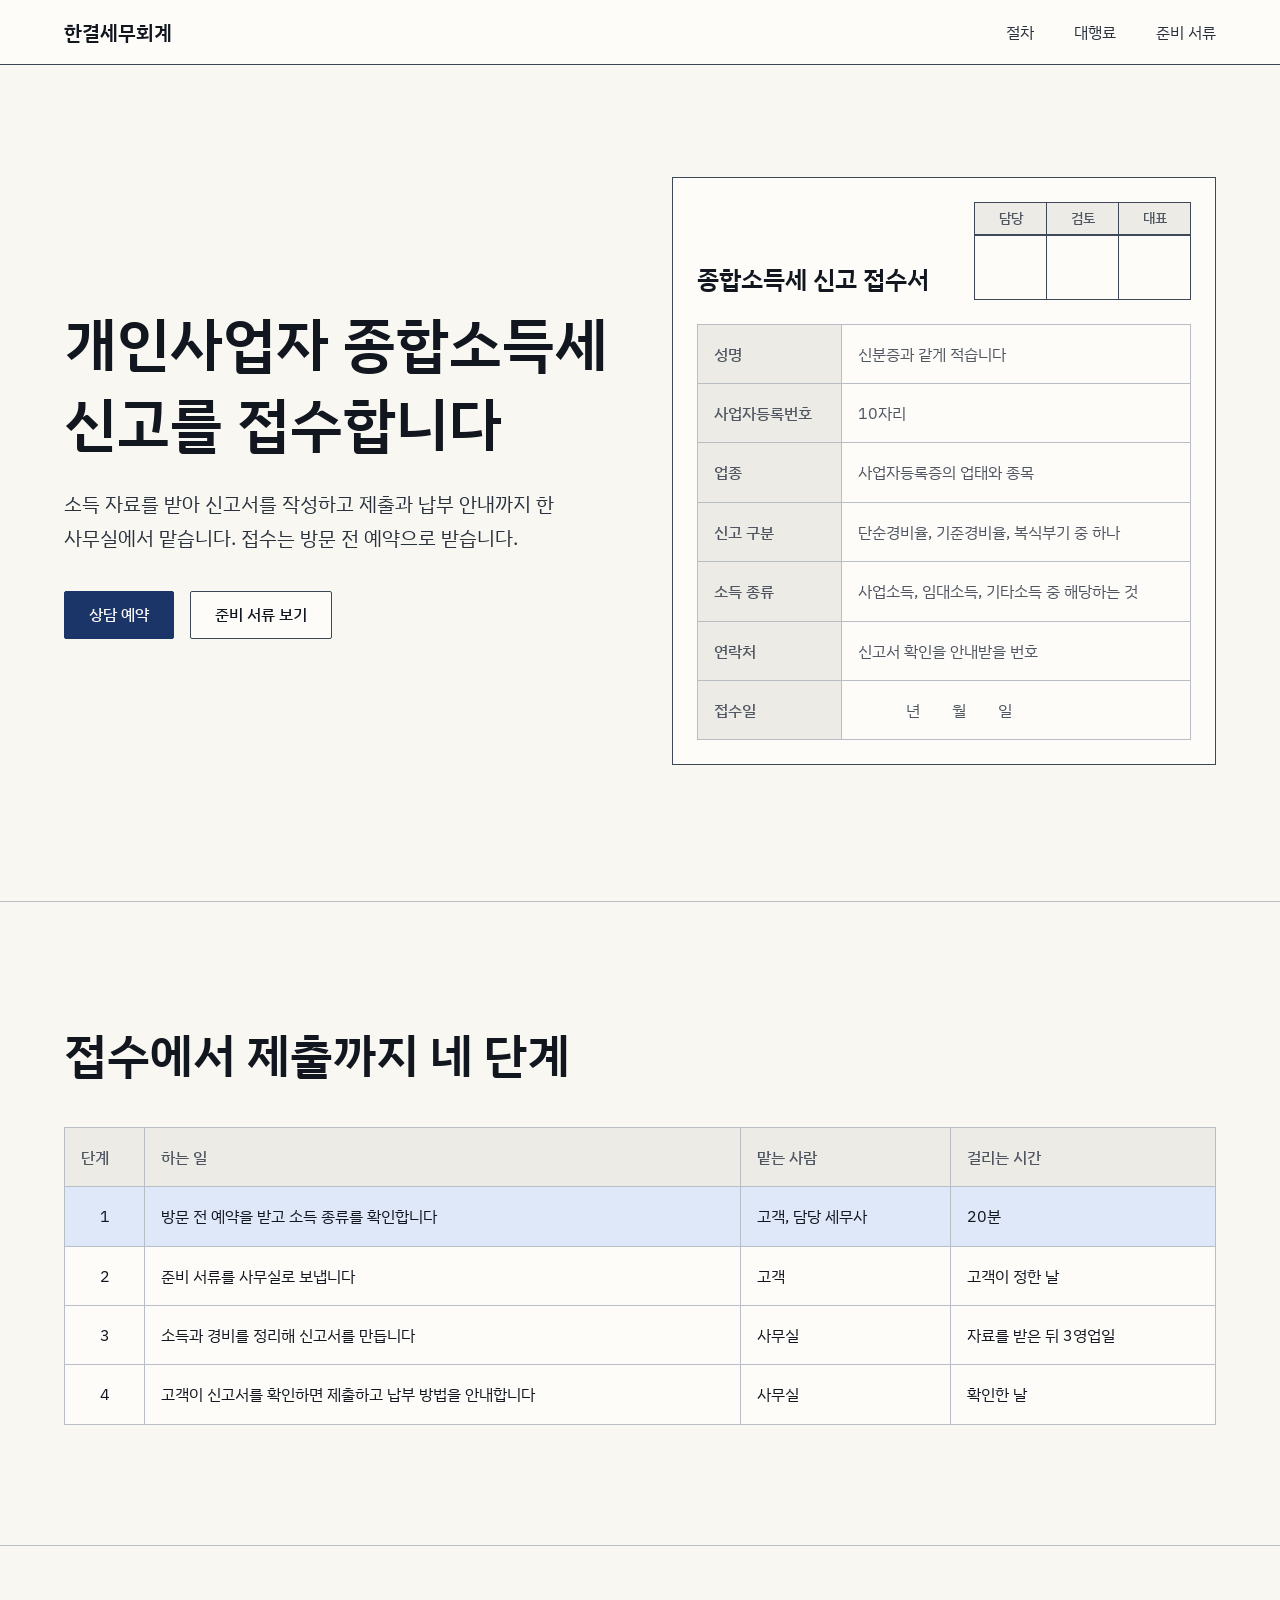
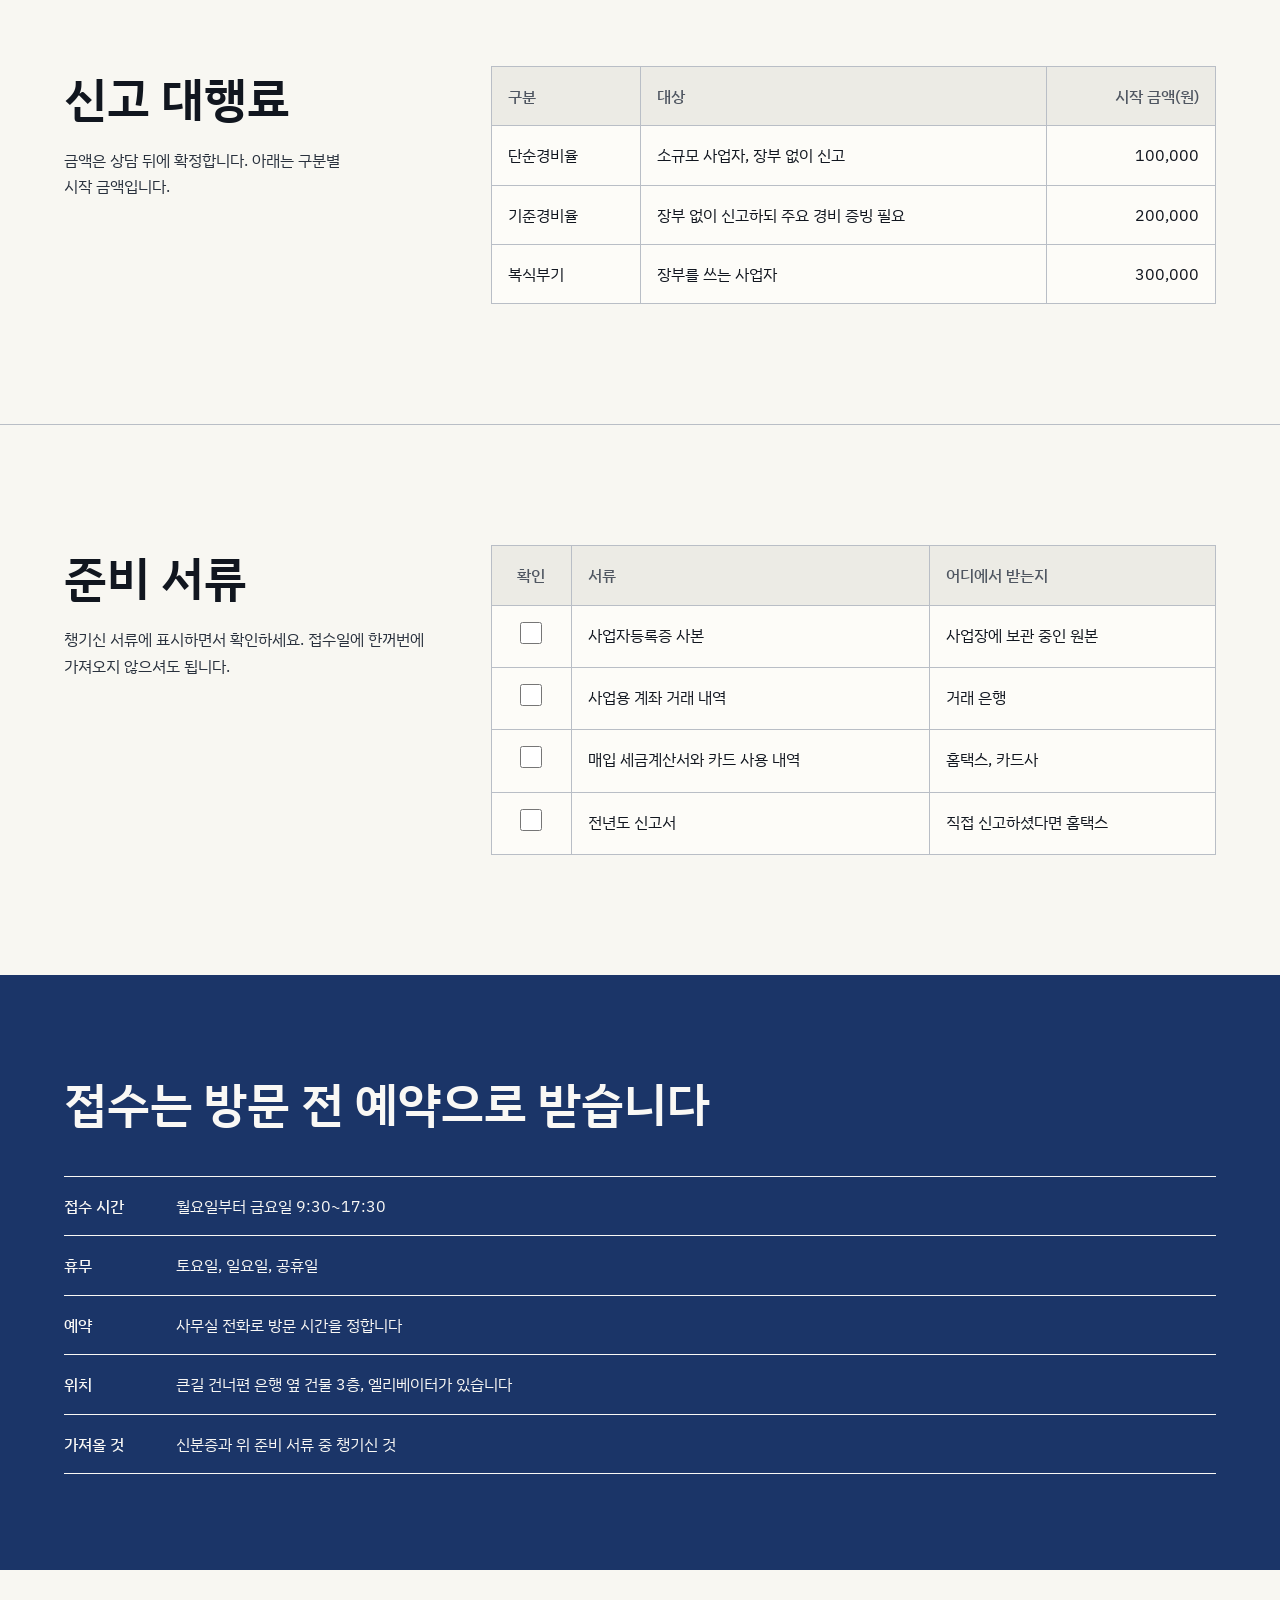
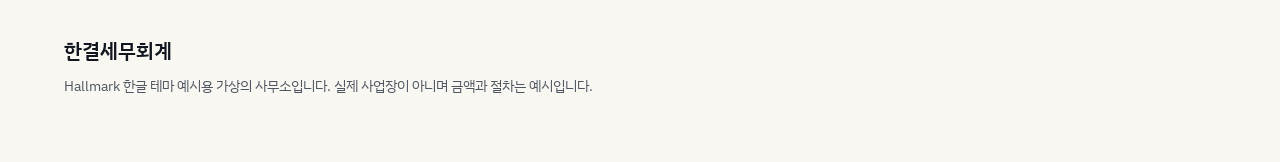
<file: examples/ko/gyeoljae/index.html>
<!doctype html>
<html lang="ko">
<head>
<meta charset="utf-8">
<meta name="viewport" content="width=device-width, initial-scale=1">
<title>한결세무회계, 종합소득세 신고 접수</title>
<meta name="description" content="한결세무회계는 개인사업자의 종합소득세 신고를 접수합니다. 진행 절차와 신고 대행료, 준비 서류를 표로 안내합니다.">
<link rel="preconnect" href="https://fonts.googleapis.com">
<link rel="preconnect" href="https://fonts.gstatic.com" crossorigin>
<link href="https://fonts.googleapis.com/css2?family=IBM+Plex+Sans:wght@400;500;600&family=IBM+Plex+Sans+KR:wght@400;500;600&display=swap" rel="stylesheet">
<link rel="stylesheet" href="styles.css">
</head>
<body>
<a class="skip" href="#main">본문으로 건너뛰기</a>

<header class="bar">
  <div class="container bar__row">
    <a class="bar__mark" href="#top" aria-label="한결세무회계, 처음으로">한결세무회계</a>
    <nav class="bar__links" aria-label="구역">
      <a href="#steps">절차</a>
      <a href="#fee">대행료</a>
      <a href="#docs">준비 서류</a>
    </nav>
  </div>
</header>

<main id="main">
  <section class="hero" id="top">
    <div class="container hero__grid">
      <div class="hero__text">
        <h1>개인사업자 종합소득세 신고를 접수합니다</h1>
        <p class="lead">소득 자료를 받아 신고서를 작성하고 제출과 납부 안내까지 한 사무실에서 맡습니다. 접수는 방문 전 예약으로 받습니다.</p>
        <div class="hero__actions">
          <a class="btn btn--primary" href="#visit">상담 예약</a>
          <a class="btn" href="#docs">준비 서류 보기</a>
        </div>
      </div>
      <div class="sheet" role="group" aria-label="종합소득세 신고 접수서 양식">
        <div class="sheet__top">
          <p class="sheet__title">종합소득세 신고 접수서</p>
          <table class="approve">
            <caption class="visually-hidden">결재란</caption>
            <thead><tr><th scope="col">담당</th><th scope="col">검토</th><th scope="col">대표</th></tr></thead>
            <tbody><tr><td></td><td></td><td></td></tr></tbody>
          </table>
        </div>
        <table class="form">
          <tbody>
            <tr><th scope="row">성명</th><td class="hint">신분증과 같게 적습니다</td></tr>
            <tr><th scope="row">사업자등록번호</th><td class="hint">10자리</td></tr>
            <tr><th scope="row">업종</th><td class="hint">사업자등록증의 업태와 종목</td></tr>
            <tr><th scope="row">신고 구분</th><td class="hint">단순경비율, 기준경비율, 복식부기 중 하나</td></tr>
            <tr><th scope="row">소득 종류</th><td class="hint">사업소득, 임대소득, 기타소득 중 해당하는 것</td></tr>
            <tr><th scope="row">연락처</th><td class="hint">신고서 확인을 안내받을 번호</td></tr>
            <tr><th scope="row">접수일</th><td class="hint">　　　년　　월　　일</td></tr>
          </tbody>
        </table>
      </div>
    </div>
  </section>

  <section class="steps" id="steps" aria-labelledby="steps-h">
    <div class="container">
      <h2 id="steps-h">접수에서 제출까지 네 단계</h2>
      <table class="form form--wide">
        <thead><tr><th scope="col">단계</th><th scope="col">하는 일</th><th scope="col">맡는 사람</th><th scope="col">걸리는 시간</th></tr></thead>
        <tbody>
          <tr class="is-now"><td class="num">1</td><td>방문 전 예약을 받고 소득 종류를 확인합니다</td><td>고객, 담당 세무사</td><td>20분</td></tr>
          <tr><td class="num">2</td><td>준비 서류를 사무실로 보냅니다</td><td>고객</td><td>고객이 정한 날</td></tr>
          <tr><td class="num">3</td><td>소득과 경비를 정리해 신고서를 만듭니다</td><td>사무실</td><td>자료를 받은 뒤 3영업일</td></tr>
          <tr><td class="num">4</td><td>고객이 신고서를 확인하면 제출하고 납부 방법을 안내합니다</td><td>사무실</td><td>확인한 날</td></tr>
        </tbody>
      </table>
    </div>
  </section>

  <section class="fee" id="fee" aria-labelledby="fee-h">
    <div class="container fee__grid">
      <div class="fee__head">
        <h2 id="fee-h">신고 대행료</h2>
        <p>금액은 상담 뒤에 확정합니다. 아래는 구분별 시작 금액입니다.</p>
      </div>
      <table class="form form--wide">
        <thead><tr><th scope="col">구분</th><th scope="col">대상</th><th scope="col" class="num">시작 금액(원)</th></tr></thead>
        <tbody>
          <tr><td>단순경비율</td><td>소규모 사업자, 장부 없이 신고</td><td class="num">100,000</td></tr>
          <tr><td>기준경비율</td><td>장부 없이 신고하되 주요 경비 증빙 필요</td><td class="num">200,000</td></tr>
          <tr><td>복식부기</td><td>장부를 쓰는 사업자</td><td class="num">300,000</td></tr>
        </tbody>
      </table>
    </div>
  </section>

  <section class="docs" id="docs" aria-labelledby="docs-h">
    <div class="container docs__grid">
      <div class="docs__head">
        <h2 id="docs-h">준비 서류</h2>
        <p>챙기신 서류에 표시하면서 확인하세요. 접수일에 한꺼번에 가져오지 않으셔도 됩니다.</p>
      </div>
      <table class="form form--wide">
        <thead><tr><th scope="col" class="tick">확인</th><th scope="col">서류</th><th scope="col">어디에서 받는지</th></tr></thead>
        <tbody>
          <tr><td class="tick"><input type="checkbox" id="d1" aria-labelledby="l1"></td><td id="l1">사업자등록증 사본</td><td>사업장에 보관 중인 원본</td></tr>
          <tr><td class="tick"><input type="checkbox" id="d2" aria-labelledby="l2"></td><td id="l2">사업용 계좌 거래 내역</td><td>거래 은행</td></tr>
          <tr><td class="tick"><input type="checkbox" id="d3" aria-labelledby="l3"></td><td id="l3">매입 세금계산서와 카드 사용 내역</td><td>홈택스, 카드사</td></tr>
          <tr><td class="tick"><input type="checkbox" id="d4" aria-labelledby="l4"></td><td id="l4">전년도 신고서</td><td>직접 신고하셨다면 홈택스</td></tr>
        </tbody>
      </table>
    </div>
  </section>

  <section class="band" id="visit" aria-labelledby="visit-h">
    <div class="container band__row">
      <h2 id="visit-h">접수는 방문 전 예약으로 받습니다</h2>
      <table class="when">
        <tbody>
          <tr><th scope="row">접수 시간</th><td>월요일부터 금요일 9:30~17:30</td></tr>
          <tr><th scope="row">휴무</th><td>토요일, 일요일, 공휴일</td></tr>
          <tr><th scope="row">예약</th><td>사무실 전화로 방문 시간을 정합니다</td></tr>
          <tr><th scope="row">위치</th><td>큰길 건너편 은행 옆 건물 3층, 엘리베이터가 있습니다</td></tr>
          <tr><th scope="row">가져올 것</th><td>신분증과 위 준비 서류 중 챙기신 것</td></tr>
        </tbody>
      </table>
    </div>
  </section>
</main>

<footer class="foot">
  <div class="container">
    <p class="foot__name">한결세무회계</p>
    <p class="foot__legal">Hallmark 한글 테마 예시용 가상의 사무소입니다. 실제 사업장이 아니며 금액과 절차는 예시입니다.</p>
  </div>
</footer>
</body>
</html>
</file>
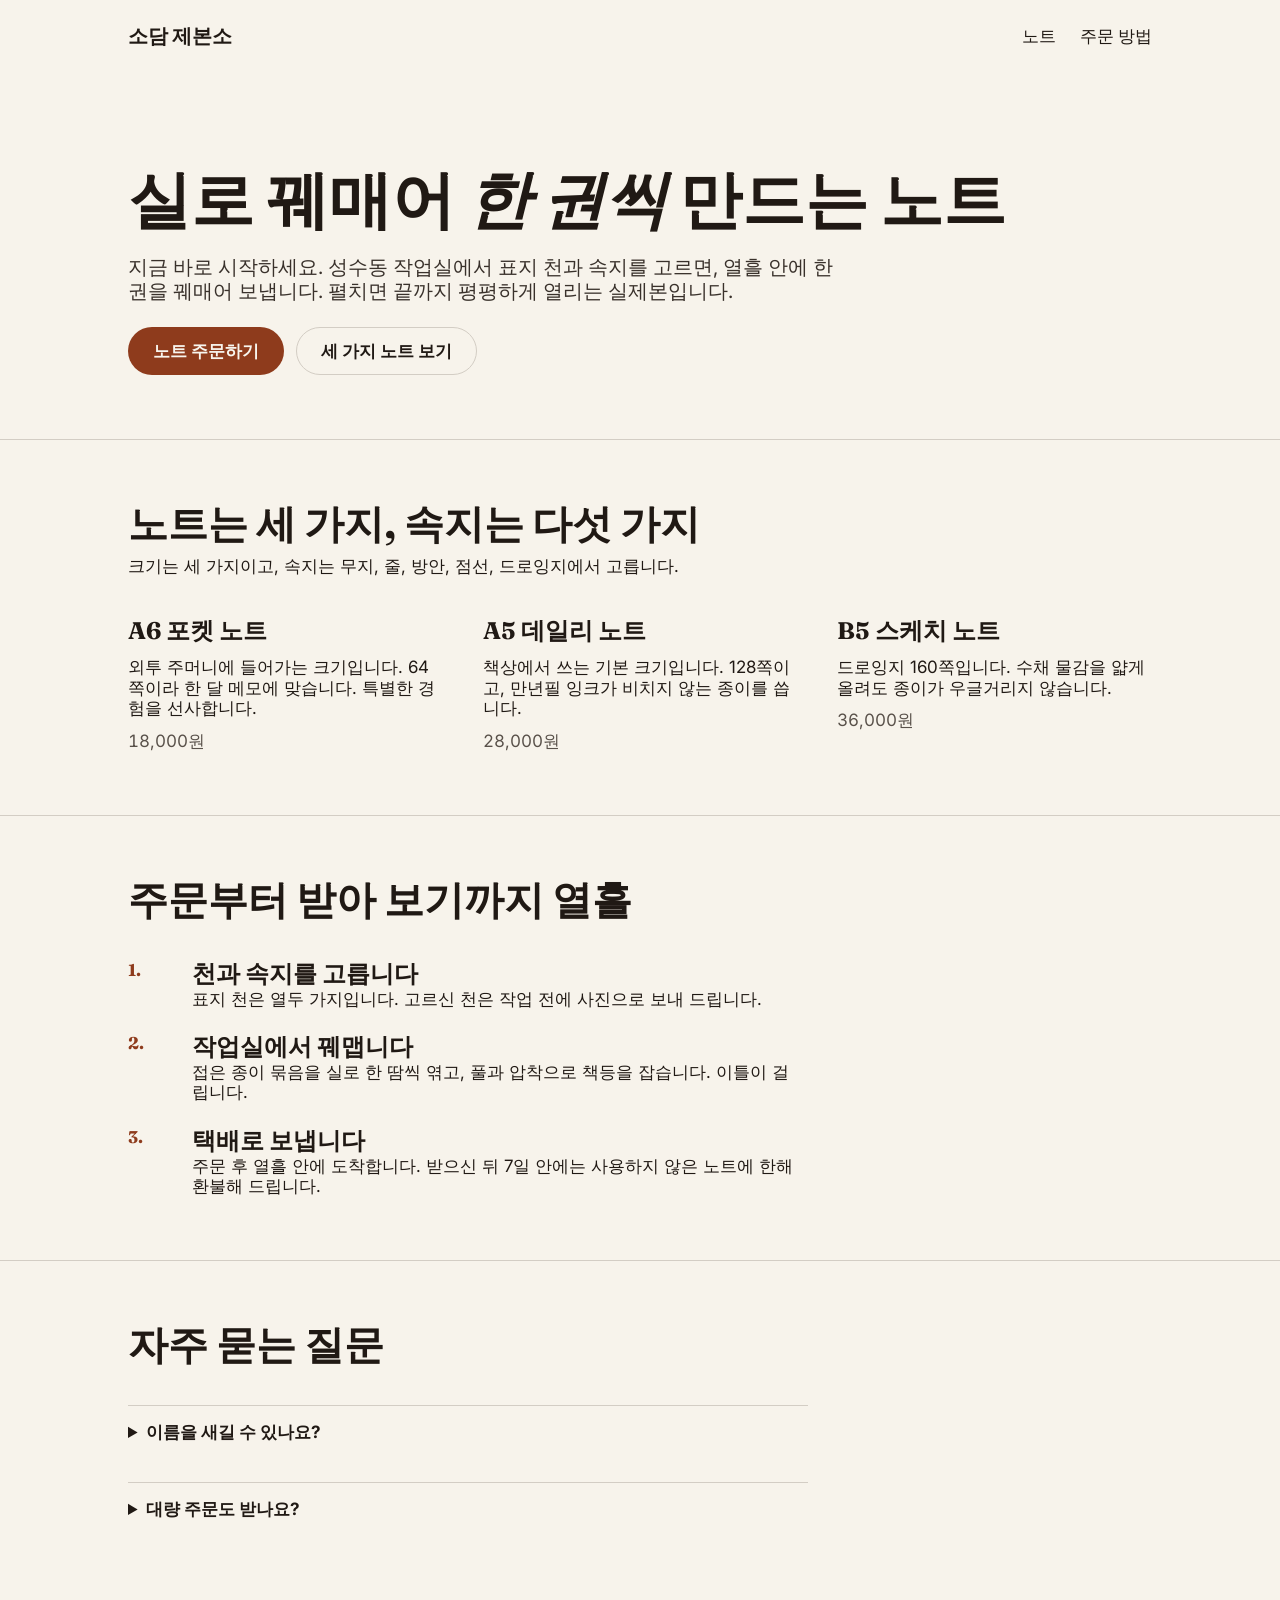
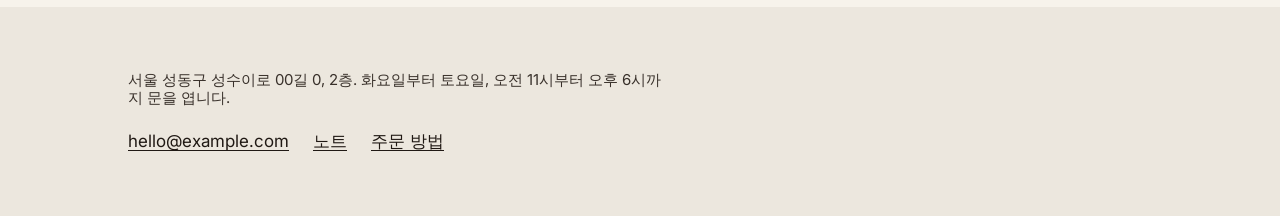
<file: skills/hallmark/scripts/fixtures/korean-fail/index.html>
<!doctype html>
<!--
  Korean gates 91 to 96 fixture: MUST trip every one of them.

  The same page as korean-pass with six faults put back: no lang on <html> (91), Latin-only font stacks (92),
  no word-break: keep-all (93), slanted Hangul (94), tight line-height (95) and stock copy (96).

  Assertion (run from scripts/):
    node sloplint.mjs fixtures/korean-fail/index.html --render --json   # gates 91 to 96 all present
  Gates 93 to 95 need --render; 91, 92, 93 (static half) and 96 fire without it. sloplint-ko.test.mjs asserts both.
-->
<html>
<head>
<meta charset="utf-8">
<meta name="viewport" content="width=device-width, initial-scale=1">
<title>소담 제본소, 혁신적인 솔루션</title>
<meta name="description" content="소담 제본소는 서울 성수동에서 실제본 노트를 한 권씩 만듭니다. 표지 천과 속지를 고르면 열흘 안에 받아 볼 수 있습니다.">
<link rel="preconnect" href="https://fonts.googleapis.com">
<link rel="preconnect" href="https://fonts.gstatic.com" crossorigin>
<link href="https://fonts.googleapis.com/css2?family=Inter:wght@400;500;700&amp;family=Fraunces:wght@600;700&amp;display=swap" rel="stylesheet">
<style>
/* Hallmark · job: sell · shape: Landing page, a workshop and its notebooks · genre: editorial · theme: custom (by request)
 * hero: Settled · nav: the wordmark at the left, two links at the right · footer: the address, hours and one link row · imagery: none, the notebooks are described in text · enrichment: none
 * axes: light/roman-serif/warm · posture: restrained · contrast: pass · fold: pass · v2.0.0 */
/* Hallmark · pre-emit critique: P3 H4 E4 S4 R4 V3 · weakest: P, a fixture page with a plain tone */
:root {
  color-scheme: light;
  --space-3xs: 2px; --space-2xs: 4px; --space-xs: 8px; --space-sm: 12px; --space-md: 16px; --space-lg: 24px; --space-xl: 40px; --space-2xl: 64px; --space-3xl: 96px;
  --text-xs: 0.8125rem; --text-sm: 0.9375rem; --text-md: 1.0625rem; --text-lg: 1.25rem; --text-title: 1.5rem; --text-section: clamp(1.75rem, 2vw + 1rem, 2.5rem); --text-display: clamp(2.25rem, 4vw + 0.75rem, 4rem);
  --color-paper: oklch(96.5% 0.012 85); --color-paper-2: oklch(93% 0.014 85); --color-ink: oklch(22% 0.015 60); --color-ink-2: oklch(32% 0.015 60);
  --color-muted: oklch(44% 0.015 60); --color-rule: oklch(85% 0.014 80); --color-accent: oklch(46% 0.12 40); --color-accent-ink: oklch(97% 0.01 85); --color-focus: oklch(46% 0.14 40);
  --font-display: "Fraunces", serif; --font-body: "Inter", sans-serif;
  --container: 1120px; --gutter: 48px; --radius-input: 6px; --radius-pill: 999px;
  --ease-out: cubic-bezier(0.16, 1, 0.3, 1); --dur-short: 200ms;
  --display-weight: 700;
}
*, *::before, *::after { box-sizing: border-box; }
html, body { overflow-x: clip; }
html { scrollbar-color: var(--color-muted) var(--color-paper); scroll-padding-top: var(--space-3xl); }
body { margin: 0; background: var(--color-paper); color: var(--color-ink); font-family: var(--font-body); font-size: var(--text-md); line-height: 1.2; caret-color: var(--color-accent); }
::selection { background: color-mix(in oklab, var(--color-accent) 25%, transparent); }
:focus-visible { outline: 2px solid var(--color-focus); outline-offset: 2px; }
a { color: inherit; text-underline-offset: 0.2em; }
h1, h2, h3 { margin: 0; font-family: var(--font-display); font-weight: var(--display-weight); line-height: 1; text-wrap: balance; }
h1 { font-size: var(--text-display); max-width: 14em; } h2 { font-size: var(--text-section); max-width: 18em; } h3 { font-size: var(--text-title); line-height: 1.2; }
p { margin: 0; max-width: 36em; text-wrap: pretty; }
em, i, cite { font-style: italic; }
[hidden] { display: none !important; }
button, input, select, textarea { font: inherit; }
.container { width: 100%; max-width: var(--container); margin-inline: auto; padding-inline: var(--gutter); }
.visually-hidden { position: absolute; width: 1px; height: 1px; overflow: hidden; clip-path: inset(50%); white-space: nowrap; }
@media (max-width: 40rem) { :root { --gutter: 20px; --space-3xl: 64px; } }
@media (prefers-reduced-motion: reduce) { *, *::before, *::after { animation-duration: 0.01ms !important; transition-duration: 0.01ms !important; } }

.skip { position: absolute; left: var(--space-md); top: -80px; z-index: 10; padding: var(--space-xs) var(--space-md); background: var(--color-ink); color: var(--color-paper); border-radius: var(--radius-input); }
.skip:focus-visible { top: var(--space-md); }
.site__in { display: flex; align-items: center; justify-content: space-between; gap: var(--space-lg); min-height: 72px; }
.wordmark { font: var(--display-weight) var(--text-lg)/1.2 var(--font-display); text-decoration: none; }
.site__nav { display: flex; gap: var(--space-lg); }
.site__link { text-decoration: none; font-weight: 500; }
.site__link:hover { text-decoration: underline; }

.btn { display: inline-flex; align-items: center; justify-content: center; min-height: 48px; padding: 0 var(--space-lg); border: 1px solid transparent; border-radius: var(--radius-pill); font-weight: 700; text-decoration: none; white-space: nowrap; transition: background var(--dur-short) var(--ease-out); }
.btn--primary { background: var(--color-accent); color: var(--color-accent-ink); }
.btn--primary:hover { background: var(--color-ink); }
.btn--secondary { border-color: var(--color-rule); color: var(--color-ink); }
.btn--secondary:hover { border-color: var(--color-ink); }
.btn:active { transform: translateY(1px); }

.hero { padding-block: var(--space-3xl) var(--space-2xl); }
.hero__text { display: grid; gap: var(--space-lg); justify-items: start; }
.lead { font-size: var(--text-lg); line-height: 1.2; color: var(--color-ink-2); }
.actions { display: flex; flex-wrap: wrap; gap: var(--space-sm); }
.section { padding-block: var(--space-2xl); border-top: 1px solid var(--color-rule); }
.section__head { display: grid; gap: var(--space-sm); margin-bottom: var(--space-xl); }
.cols { display: grid; grid-template-columns: repeat(3, minmax(0, 1fr)); gap: var(--space-xl); }
.cols > div { display: grid; gap: var(--space-sm); align-content: start; }
.price { font-variant-numeric: tabular-nums; color: var(--color-muted); }
.steps { margin: 0; padding: 0; list-style: none; display: grid; gap: var(--space-lg); counter-reset: step; }
.steps li { display: grid; grid-template-columns: 3rem minmax(0, 1fr); gap: var(--space-md); }
.steps li::before { counter-increment: step; content: counter(step) "."; font-family: var(--font-display); font-weight: 700; color: var(--color-accent); }
.faq { display: grid; gap: var(--space-md); max-width: 40em; }
.faq details { border-top: 1px solid var(--color-rule); padding-top: var(--space-md); }
.faq summary { cursor: pointer; font-weight: 700; min-height: 44px; }
.mast { padding-block: var(--space-2xl); background: var(--color-paper-2); }
.mast__in { display: grid; gap: var(--space-lg); }
.mast__links { display: flex; gap: var(--space-lg); flex-wrap: wrap; }
.mast p { color: var(--color-ink-2); font-size: var(--text-sm); }
@media (max-width: 52rem) { .cols { grid-template-columns: minmax(0, 1fr); } }
</style>
</head>
<body>
<a class="skip" href="#main">본문으로 건너뛰기</a>
<header class="site">
  <div class="container site__in">
    <a class="wordmark" href="/">소담 제본소</a>
    <nav class="site__nav" aria-label="주요 메뉴">
      <a class="site__link" href="#notebooks">노트</a>
      <a class="site__link" href="#order">주문 방법</a>
    </nav>
  </div>
</header>

<main id="main">
  <section class="hero">
    <div class="container hero__text">
      <h1>실로 꿰매어 <em>한 권씩</em> 만드는 노트</h1>
      <p class="lead">지금 바로 시작하세요. 성수동 작업실에서 표지 천과 속지를 고르면, 열흘 안에 한 권을 꿰매어 보냅니다. 펼치면 끝까지 평평하게 열리는 실제본입니다.</p>
      <div class="actions">
        <a class="btn btn--primary" href="#order">노트 주문하기</a>
        <a class="btn btn--secondary" href="#notebooks">세 가지 노트 보기</a>
      </div>
    </div>
  </section>

  <section class="section" id="notebooks" aria-labelledby="nb-title">
    <div class="container">
      <div class="section__head">
        <h2 id="nb-title">노트는 세 가지, 속지는 다섯 가지</h2>
        <p>크기는 세 가지이고, 속지는 무지, 줄, 방안, 점선, 드로잉지에서 고릅니다.</p>
      </div>
      <div class="cols">
        <div>
          <h3>A6 포켓 노트</h3>
          <p>외투 주머니에 들어가는 크기입니다. 64쪽이라 한 달 메모에 맞습니다. 특별한 경험을 선사합니다.</p>
          <p class="price">18,000원</p>
        </div>
        <div>
          <h3>A5 데일리 노트</h3>
          <p>책상에서 쓰는 기본 크기입니다. 128쪽이고, 만년필 잉크가 비치지 않는 종이를 씁니다.</p>
          <p class="price">28,000원</p>
        </div>
        <div>
          <h3>B5 스케치 노트</h3>
          <p>드로잉지 160쪽입니다. 수채 물감을 얇게 올려도 종이가 우글거리지 않습니다.</p>
          <p class="price">36,000원</p>
        </div>
      </div>
    </div>
  </section>

  <section class="section" id="order" aria-labelledby="order-title">
    <div class="container">
      <div class="section__head">
        <h2 id="order-title">주문부터 받아 보기까지 열흘</h2>
      </div>
      <ol class="steps">
        <li><div><h3>천과 속지를 고릅니다</h3><p>표지 천은 열두 가지입니다. 고르신 천은 작업 전에 사진으로 보내 드립니다.</p></div></li>
        <li><div><h3>작업실에서 꿰맵니다</h3><p>접은 종이 묶음을 실로 한 땀씩 엮고, 풀과 압착으로 책등을 잡습니다. 이틀이 걸립니다.</p></div></li>
        <li><div><h3>택배로 보냅니다</h3><p>주문 후 열흘 안에 도착합니다. 받으신 뒤 7일 안에는 사용하지 않은 노트에 한해 환불해 드립니다.</p></div></li>
      </ol>
    </div>
  </section>

  <section class="section" aria-labelledby="faq-title">
    <div class="container">
      <div class="section__head"><h2 id="faq-title">자주 묻는 질문</h2></div>
      <div class="faq">
        <details><summary>이름을 새길 수 있나요?</summary><p>표지 오른쪽 아래에 열두 글자까지 박을 수 있습니다. 결론적으로 비용은 3,000원입니다.</p></details>
        <details><summary>대량 주문도 받나요?</summary><p>50권부터 받습니다. 견적은 메일로 보내 주시면 이틀 안에 답합니다.</p></details>
      </div>
    </div>
  </section>
</main>

<footer class="mast">
  <div class="container mast__in">
    <p>서울 성동구 성수이로 00길 0, 2층. 화요일부터 토요일, 오전 11시부터 오후 6시까지 문을 엽니다.</p>
    <nav class="mast__links" aria-label="하단 메뉴">
      <a href="mailto:hello@example.com">hello@example.com</a>
      <a href="#notebooks">노트</a>
      <a href="#order">주문 방법</a>
    </nav>
  </div>
</footer>
</body>
</html>
</file>
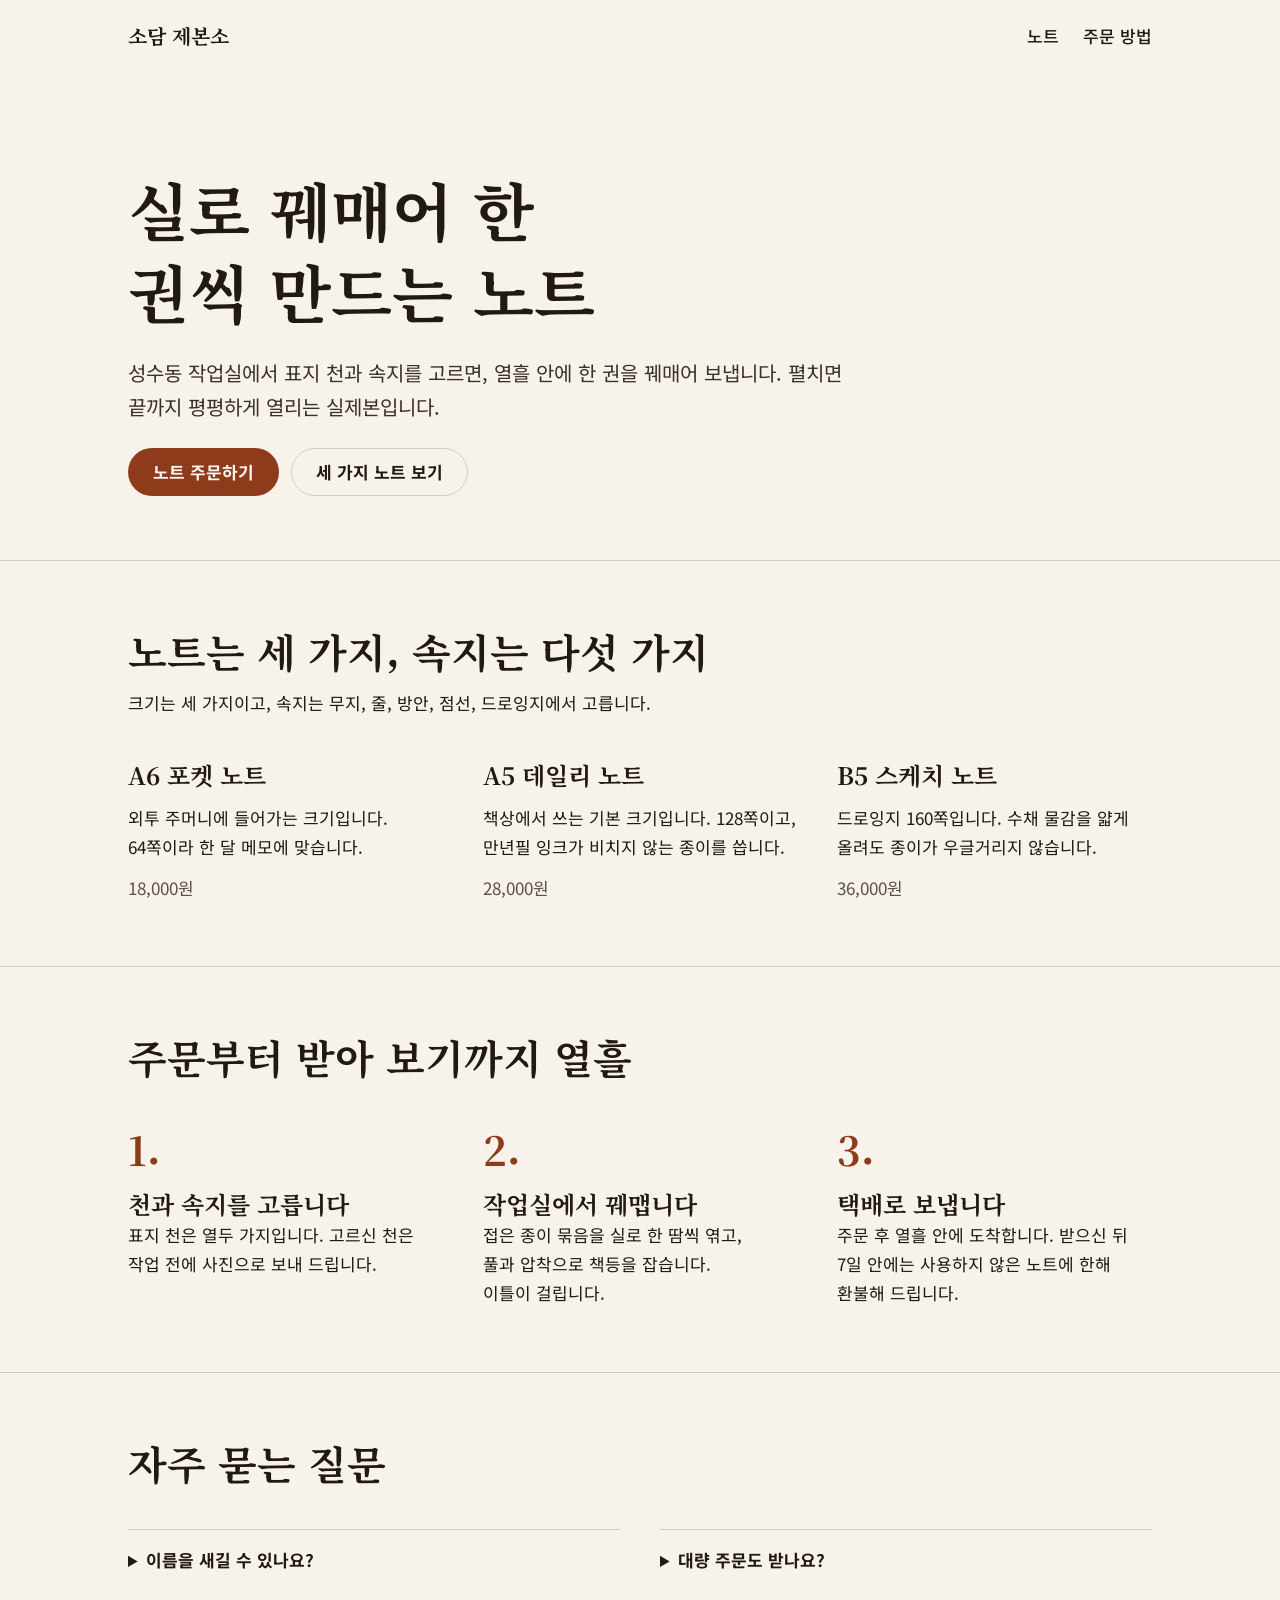
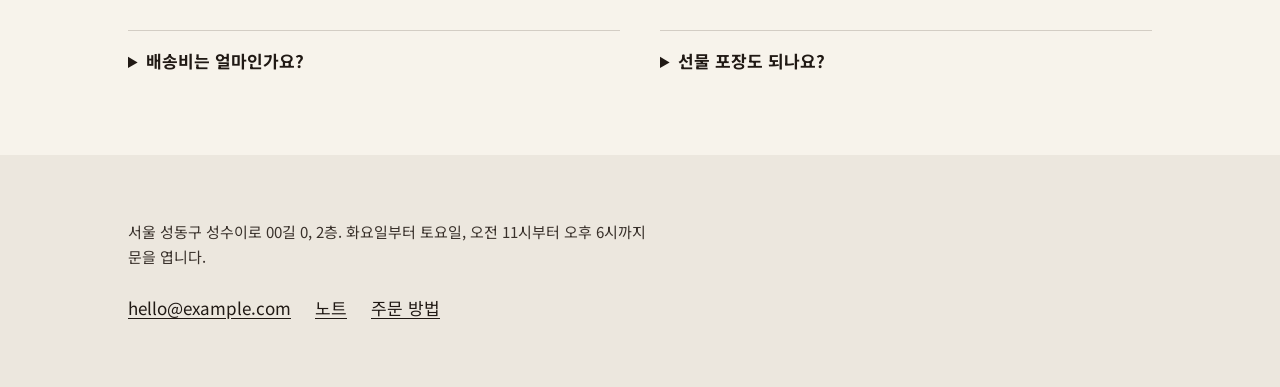
<file: skills/hallmark/scripts/fixtures/korean-pass/index.html>
<!doctype html>
<!--
  Korean gates 91 to 96 fixture: MUST NOT trip any of them.

  A small Korean page set the way references/korean.md asks: lang="ko", a Korean family before the generic,
  word-break: keep-all, upright Hangul, body 1.7 and display 1.3 line-height, and plain copy.

  Assertion (run from scripts/):
    node sloplint.mjs fixtures/korean-pass/index.html --render --json   # no finding with gate 91 to 96
  The same assertion runs in sloplint-ko.test.mjs.
-->
<html lang="ko">
<head>
<meta charset="utf-8">
<meta name="viewport" content="width=device-width, initial-scale=1">
<title>소담 제본소, 손으로 꿰매는 노트</title>
<meta name="description" content="소담 제본소는 서울 성수동에서 실제본 노트를 한 권씩 만듭니다. 표지 천과 속지를 고르면 열흘 안에 받아 볼 수 있습니다.">
<link rel="preconnect" href="https://fonts.googleapis.com">
<link rel="preconnect" href="https://fonts.gstatic.com" crossorigin>
<link href="https://fonts.googleapis.com/css2?family=Noto+Sans+KR:wght@400;500;700&amp;family=Noto+Serif+KR:wght@600;700&amp;display=swap" rel="stylesheet">
<style>
/* Hallmark · job: sell · shape: Landing page, a workshop and its notebooks · genre: editorial · theme: custom (by request)
 * hero: Settled · nav: the wordmark at the left, two links at the right · footer: the address, hours and one link row · imagery: none, the notebooks are described in text · enrichment: none
 * axes: light/roman-serif/warm · posture: restrained · contrast: pass · fold: pass · v2.0.0 */
/* Hallmark · pre-emit critique: P3 H4 E4 S4 R4 V3 · weakest: P, a fixture page with a plain tone */
:root {
  color-scheme: light;
  --space-3xs: 2px; --space-2xs: 4px; --space-xs: 8px; --space-sm: 12px; --space-md: 16px; --space-lg: 24px; --space-xl: 40px; --space-2xl: 64px; --space-3xl: 96px;
  --text-xs: 0.8125rem; --text-sm: 0.9375rem; --text-md: 1.0625rem; --text-lg: 1.25rem; --text-title: 1.5rem; --text-section: clamp(1.75rem, 2vw + 1rem, 2.5rem); --text-display: clamp(2.25rem, 4vw + 0.75rem, 4rem);
  --color-paper: oklch(96.5% 0.012 85); --color-paper-2: oklch(93% 0.014 85); --color-ink: oklch(22% 0.015 60); --color-ink-2: oklch(32% 0.015 60);
  --color-muted: oklch(44% 0.015 60); --color-rule: oklch(85% 0.014 80); --color-accent: oklch(46% 0.12 40); --color-accent-ink: oklch(97% 0.01 85); --color-focus: oklch(46% 0.14 40);
  --font-display: "Noto Serif KR", "Nanum Myeongjo", serif; --font-body: "Noto Sans KR", sans-serif;
  --container: 1120px; --gutter: 48px; --radius-input: 6px; --radius-pill: 999px;
  --ease-out: cubic-bezier(0.16, 1, 0.3, 1); --dur-short: 200ms;
  --display-weight: 700;
}
*, *::before, *::after { box-sizing: border-box; }
html, body { overflow-x: clip; }
html { scrollbar-color: var(--color-muted) var(--color-paper); scroll-padding-top: var(--space-3xl); }
body { margin: 0; background: var(--color-paper); color: var(--color-ink); font-family: var(--font-body); font-size: var(--text-md); line-height: 1.7; word-break: keep-all; overflow-wrap: break-word; caret-color: var(--color-accent); }
::selection { background: color-mix(in oklab, var(--color-accent) 25%, transparent); }
:focus-visible { outline: 2px solid var(--color-focus); outline-offset: 2px; }
a { color: inherit; text-underline-offset: 0.2em; }
h1, h2, h3 { margin: 0; font-family: var(--font-display); font-weight: var(--display-weight); font-synthesis: none; line-height: 1.3; text-wrap: balance; }
h1 { font-size: var(--text-display); max-width: 14em; } h2 { font-size: var(--text-section); max-width: 18em; } h3 { font-size: var(--text-title); line-height: 1.4; }
p { margin: 0; max-width: 36em; text-wrap: pretty; }
em, i, cite { font-style: normal; font-weight: 700; }
[hidden] { display: none !important; }
button, input, select, textarea { font: inherit; }
.container { width: 100%; max-width: var(--container); margin-inline: auto; padding-inline: var(--gutter); }
.visually-hidden { position: absolute; width: 1px; height: 1px; overflow: hidden; clip-path: inset(50%); white-space: nowrap; }
@media (max-width: 40rem) { :root { --gutter: 20px; --space-3xl: 64px; } }
@media (prefers-reduced-motion: reduce) { *, *::before, *::after { animation-duration: 0.01ms !important; transition-duration: 0.01ms !important; } }

.skip { position: absolute; left: var(--space-md); top: -80px; z-index: 10; padding: var(--space-xs) var(--space-md); background: var(--color-ink); color: var(--color-paper); border-radius: var(--radius-input); }
.skip:focus-visible { top: var(--space-md); }
.site__in { display: flex; align-items: center; justify-content: space-between; gap: var(--space-lg); min-height: 72px; }
.wordmark { font: var(--display-weight) var(--text-lg)/1.2 var(--font-display); text-decoration: none; }
.site__nav { display: flex; gap: var(--space-lg); }
.site__link { text-decoration: none; font-weight: 500; }
.site__link:hover { text-decoration: underline; }

.btn { display: inline-flex; align-items: center; justify-content: center; min-height: 48px; padding: 0 var(--space-lg); border: 1px solid transparent; border-radius: var(--radius-pill); font-weight: 700; text-decoration: none; white-space: nowrap; transition: background var(--dur-short) var(--ease-out); }
.btn--primary { background: var(--color-accent); color: var(--color-accent-ink); }
.btn--primary:hover { background: var(--color-ink); }
.btn--secondary { border-color: var(--color-rule); color: var(--color-ink); }
.btn--secondary:hover { border-color: var(--color-ink); }
.btn:active { transform: translateY(1px); }

.hero { padding-block: var(--space-3xl) var(--space-2xl); }
.hero__text { display: grid; gap: var(--space-lg); justify-items: start; }
.lead { font-size: var(--text-lg); line-height: 1.7; color: var(--color-ink-2); }
.actions { display: flex; flex-wrap: wrap; gap: var(--space-sm); }
.section { padding-block: var(--space-2xl); border-top: 1px solid var(--color-rule); }
.section__head { display: grid; gap: var(--space-sm); margin-bottom: var(--space-xl); }
.cols { display: grid; grid-template-columns: repeat(3, minmax(0, 1fr)); gap: var(--space-xl); }
.cols > div { display: grid; gap: var(--space-sm); align-content: start; }
.price { font-variant-numeric: tabular-nums; color: var(--color-muted); }
.steps { margin: 0; padding: 0; list-style: none; display: grid; grid-template-columns: repeat(3, minmax(0, 1fr)); gap: var(--space-xl); counter-reset: step; }
.steps li { display: grid; gap: var(--space-sm); align-content: start; }
.steps li::before { counter-increment: step; content: counter(step) "."; font-family: var(--font-display); font-size: var(--text-section); font-weight: 700; color: var(--color-accent); line-height: 1.3; }
.faq { display: grid; grid-template-columns: repeat(2, minmax(0, 1fr)); gap: var(--space-xl); }
.faq details { border-top: 1px solid var(--color-rule); padding-top: var(--space-md); }
.faq summary { cursor: pointer; font-weight: 700; min-height: 44px; }
.mast { padding-block: var(--space-2xl); background: var(--color-paper-2); }
.mast__in { display: grid; gap: var(--space-lg); }
.mast__links { display: flex; gap: var(--space-lg); flex-wrap: wrap; }
.mast p { color: var(--color-ink-2); font-size: var(--text-sm); }
@media (max-width: 52rem) { .cols, .steps, .faq { grid-template-columns: minmax(0, 1fr); } }
</style>
</head>
<body>
<a class="skip" href="#main">본문으로 건너뛰기</a>
<header class="site">
  <div class="container site__in">
    <a class="wordmark" href="/">소담 제본소</a>
    <nav class="site__nav" aria-label="주요 메뉴">
      <a class="site__link" href="#notebooks">노트</a>
      <a class="site__link" href="#order">주문 방법</a>
    </nav>
  </div>
</header>

<main id="main">
  <section class="hero">
    <div class="container hero__text">
      <h1>실로 꿰매어 한 권씩 만드는 노트</h1>
      <p class="lead">성수동 작업실에서 표지 천과 속지를 고르면, 열흘 안에 한 권을 꿰매어 보냅니다. 펼치면 끝까지 평평하게 열리는 실제본입니다.</p>
      <div class="actions">
        <a class="btn btn--primary" href="#order">노트 주문하기</a>
        <a class="btn btn--secondary" href="#notebooks">세 가지 노트 보기</a>
      </div>
    </div>
  </section>

  <section class="section" id="notebooks" aria-labelledby="nb-title">
    <div class="container">
      <div class="section__head">
        <h2 id="nb-title">노트는 세 가지, 속지는 다섯 가지</h2>
        <p>크기는 세 가지이고, 속지는 무지, 줄, 방안, 점선, 드로잉지에서 고릅니다.</p>
      </div>
      <div class="cols">
        <div>
          <h3>A6 포켓 노트</h3>
          <p>외투 주머니에 들어가는 크기입니다. 64쪽이라 한 달 메모에 맞습니다.</p>
          <p class="price">18,000원</p>
        </div>
        <div>
          <h3>A5 데일리 노트</h3>
          <p>책상에서 쓰는 기본 크기입니다. 128쪽이고, 만년필 잉크가 비치지 않는 종이를 씁니다.</p>
          <p class="price">28,000원</p>
        </div>
        <div>
          <h3>B5 스케치 노트</h3>
          <p>드로잉지 160쪽입니다. 수채 물감을 얇게 올려도 종이가 우글거리지 않습니다.</p>
          <p class="price">36,000원</p>
        </div>
      </div>
    </div>
  </section>

  <section class="section" id="order" aria-labelledby="order-title">
    <div class="container">
      <div class="section__head">
        <h2 id="order-title">주문부터 받아 보기까지 열흘</h2>
      </div>
      <ol class="steps">
        <li><div><h3>천과 속지를 고릅니다</h3><p>표지 천은 열두 가지입니다. 고르신 천은 작업 전에 사진으로 보내 드립니다.</p></div></li>
        <li><div><h3>작업실에서 꿰맵니다</h3><p>접은 종이 묶음을 실로 한 땀씩 엮고, 풀과 압착으로 책등을 잡습니다. 이틀이 걸립니다.</p></div></li>
        <li><div><h3>택배로 보냅니다</h3><p>주문 후 열흘 안에 도착합니다. 받으신 뒤 7일 안에는 사용하지 않은 노트에 한해 환불해 드립니다.</p></div></li>
      </ol>
    </div>
  </section>

  <section class="section" aria-labelledby="faq-title">
    <div class="container">
      <div class="section__head"><h2 id="faq-title">자주 묻는 질문</h2></div>
      <div class="faq">
        <details><summary>이름을 새길 수 있나요?</summary><p>표지 오른쪽 아래에 열두 글자까지 박을 수 있습니다. 비용은 3,000원입니다.</p></details>
        <details><summary>대량 주문도 받나요?</summary><p>50권부터 받습니다. 견적은 메일로 보내 주시면 이틀 안에 답합니다.</p></details>
        <details><summary>배송비는 얼마인가요?</summary><p>한 권은 3,000원이고, 세 권 이상은 무료입니다. 제주와 도서 지역은 3,000원이 더 붙습니다.</p></details>
        <details><summary>선물 포장도 되나요?</summary><p>무명천 포장과 손글씨 카드를 무료로 넣어 드립니다. 주문서의 메모란에 문구를 적어 주세요.</p></details>
      </div>
    </div>
  </section>
</main>

<footer class="mast">
  <div class="container mast__in">
    <p>서울 성동구 성수이로 00길 0, 2층. 화요일부터 토요일, 오전 11시부터 오후 6시까지 문을 엽니다.</p>
    <nav class="mast__links" aria-label="하단 메뉴">
      <a href="mailto:hello@example.com">hello@example.com</a>
      <a href="#notebooks">노트</a>
      <a href="#order">주문 방법</a>
    </nav>
  </div>
</footer>
</body>
</html>
</file>
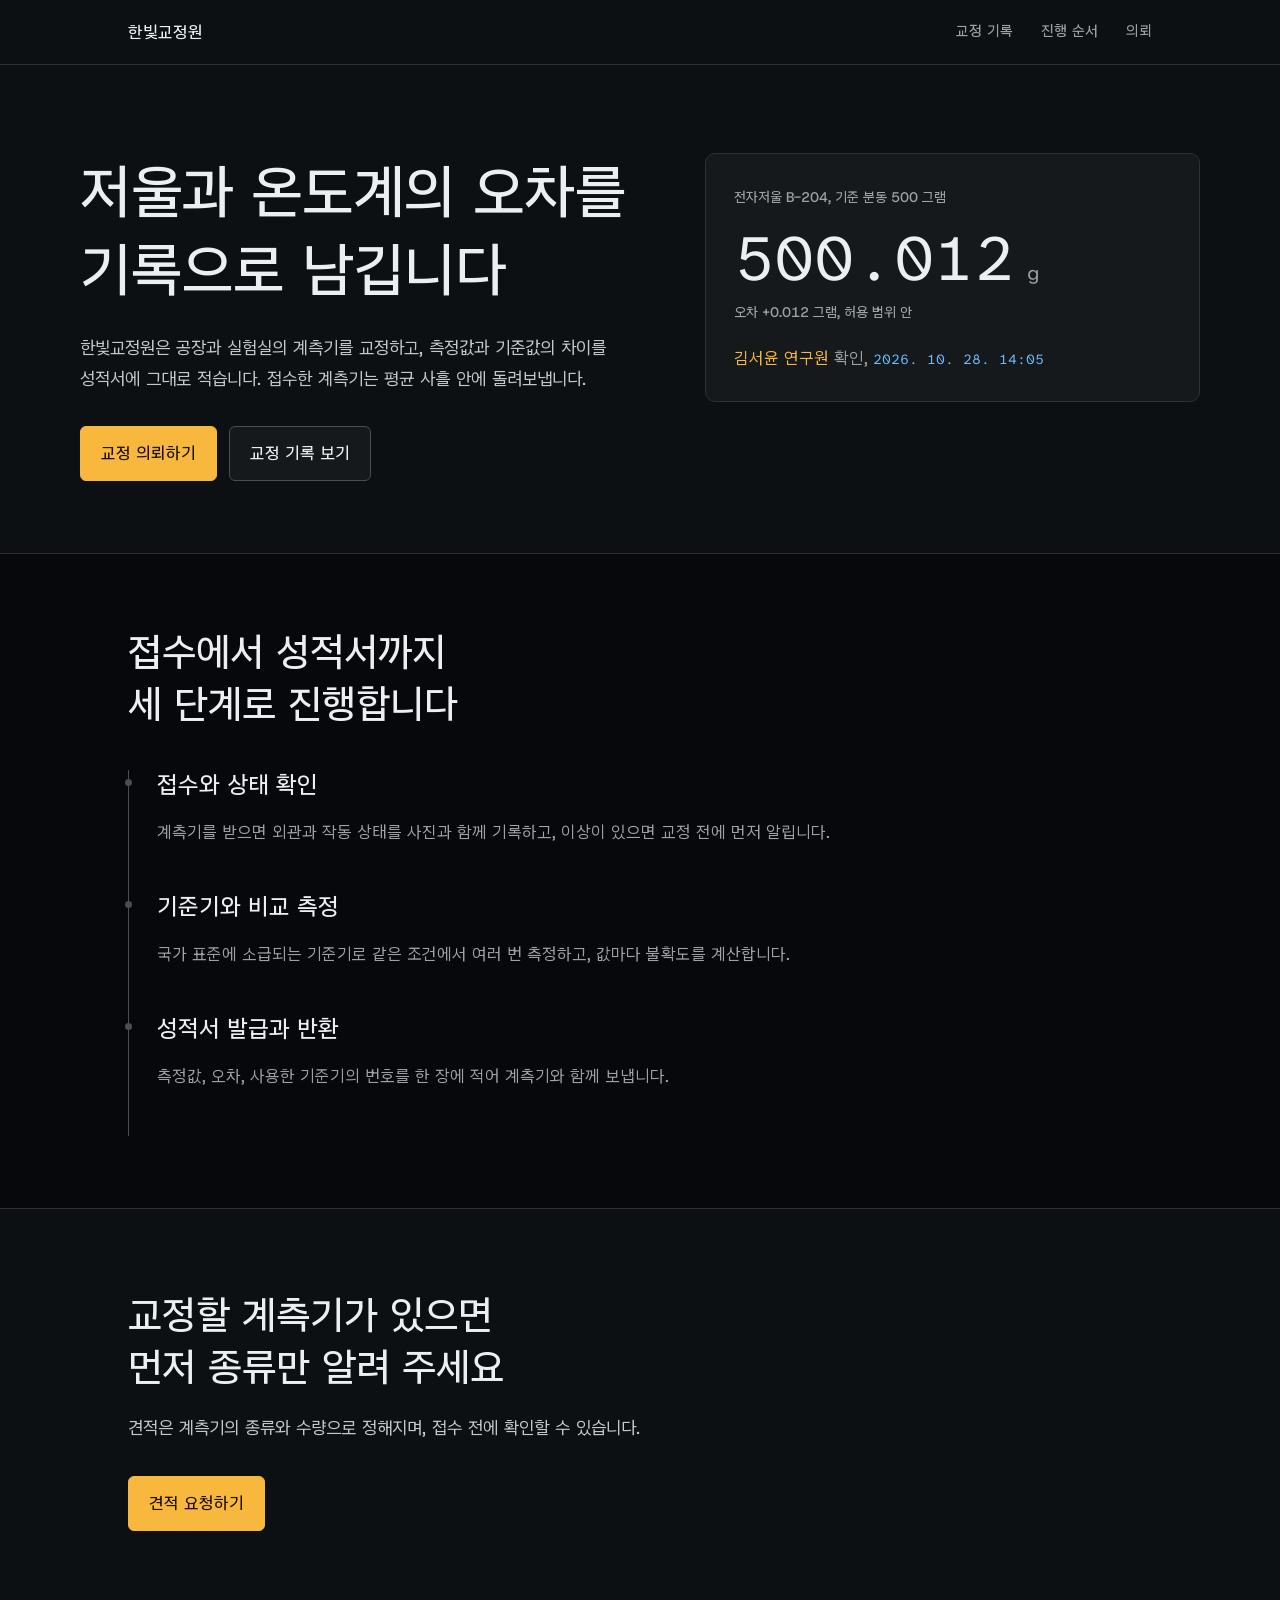
<file: examples/ko/before-after/after.html>
<!doctype html>
<html lang="ko">
<head>
<meta charset="utf-8">
<meta name="viewport" content="width=device-width, initial-scale=1">
<title>한빛교정원, 계측기 교정</title>
<!-- AFTER: same content and layout, plus the Korean layer: lang="ko", Asta Sans from hangul.json (console), keep-all, Hangul line-heights. -->
<link href="https://fonts.googleapis.com/css2?family=Host+Grotesk:wght@400;500&family=Atkinson+Hyperlegible+Mono:wght@400;500&display=swap" rel="stylesheet">
<link href="https://fonts.googleapis.com/css2?family=Asta+Sans:wght@400;500&display=swap" rel="stylesheet">
<link rel="stylesheet" href="tokens.css">
<link rel="stylesheet" href="ko.css">
<link rel="stylesheet" href="page.css">
</head>
<body>
<header class="bar"><div class="wrap"><a class="mark" href="#top">한빛교정원</a><nav aria-label="구역"><a href="#record">교정 기록</a><a href="#flow">진행 순서</a><a href="#ask">의뢰</a></nav></div></header>
<main id="top">
<div class="wrap hero">
  <div>
    <h1>저울과 온도계의 오차를 기록으로 남깁니다</h1>
    <p class="lead">한빛교정원은 공장과 실험실의 계측기를 교정하고, 측정값과 기준값의 차이를 성적서에 그대로 적습니다. 접수한 계측기는 평균 사흘 안에 돌려보냅니다.</p>
    <div class="btns"><a class="btn btn--primary" href="#ask">교정 의뢰하기</a><a class="btn" href="#record">교정 기록 보기</a></div>
  </div>
  <section class="panel" id="record" aria-label="교정 기록 예시">
    <span class="label">전자저울 B-204, 기준 분동 500 그램</span>
    <p class="reading">500.012<small> g</small></p>
    <span class="label">오차 +0.012 그램, 허용 범위 안</span>
    <p style="margin:18px 0 0"><span class="who">김서윤 연구원</span> 확인, <span class="when">2026. 10. 28. 14:05</span></p>
  </section>
</div>
<section class="band" id="flow"><div class="wrap">
  <h2>접수에서 성적서까지 세 단계로 진행합니다</h2>
  <ol class="trail">
    <li><h3>접수와 상태 확인</h3><p>계측기를 받으면 외관과 작동 상태를 사진과 함께 기록하고, 이상이 있으면 교정 전에 먼저 알립니다.</p></li>
    <li><h3>기준기와 비교 측정</h3><p>국가 표준에 소급되는 기준기로 같은 조건에서 여러 번 측정하고, 값마다 불확도를 계산합니다.</p></li>
    <li><h3>성적서 발급과 반환</h3><p>측정값, 오차, 사용한 기준기의 번호를 한 장에 적어 계측기와 함께 보냅니다.</p></li>
  </ol>
</div></section>
<section class="cta" id="ask"><div class="wrap">
  <h2>교정할 계측기가 있으면 먼저 종류만 알려 주세요</h2>
  <p class="lead" style="margin-top:0">견적은 계측기의 종류와 수량으로 정해지며, 접수 전에 확인할 수 있습니다.</p>
  <div class="btns"><a class="btn btn--primary" href="#ask">견적 요청하기</a></div>
</div></section>
</main>
</body>
</html>
</file>
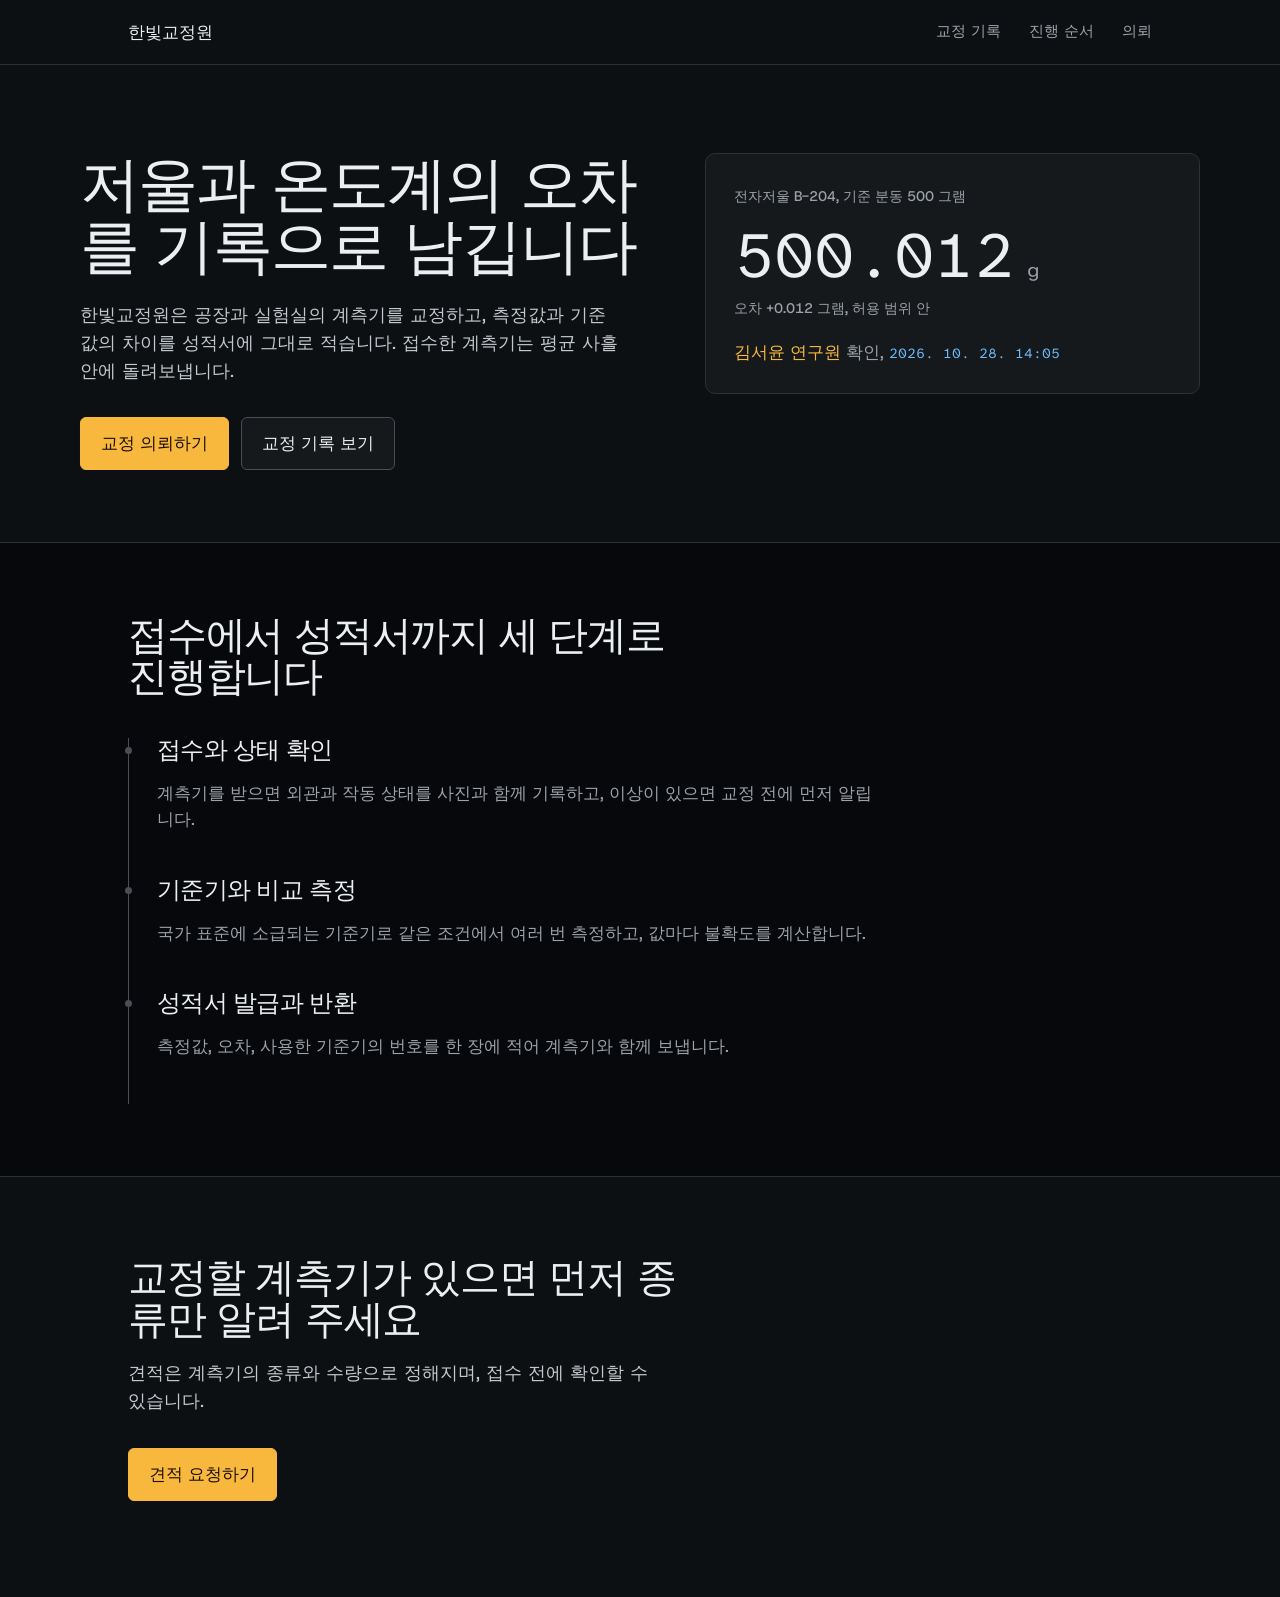
<file: examples/ko/before-after/before.html>
<!doctype html>
<html>
<head>
<meta charset="utf-8">
<meta name="viewport" content="width=device-width, initial-scale=1">
<title>한빛교정원, 계측기 교정</title>
<!-- BEFORE: the Console theme as shipped. Theme tokens only, no Korean layer: no lang, no keep-all, no Hangul face, theme line-heights. Fictional business for a demo. -->
<link href="https://fonts.googleapis.com/css2?family=Host+Grotesk:wght@400;500&family=Atkinson+Hyperlegible+Mono:wght@400;500&display=swap" rel="stylesheet">
<link rel="stylesheet" href="tokens.css">
<link rel="stylesheet" href="page.css">
</head>
<body>
<header class="bar"><div class="wrap"><a class="mark" href="#top">한빛교정원</a><nav aria-label="구역"><a href="#record">교정 기록</a><a href="#flow">진행 순서</a><a href="#ask">의뢰</a></nav></div></header>
<main id="top">
<div class="wrap hero">
  <div>
    <h1>저울과 온도계의 오차를 기록으로 남깁니다</h1>
    <p class="lead">한빛교정원은 공장과 실험실의 계측기를 교정하고, 측정값과 기준값의 차이를 성적서에 그대로 적습니다. 접수한 계측기는 평균 사흘 안에 돌려보냅니다.</p>
    <div class="btns"><a class="btn btn--primary" href="#ask">교정 의뢰하기</a><a class="btn" href="#record">교정 기록 보기</a></div>
  </div>
  <section class="panel" id="record" aria-label="교정 기록 예시">
    <span class="label">전자저울 B-204, 기준 분동 500 그램</span>
    <p class="reading">500.012<small> g</small></p>
    <span class="label">오차 +0.012 그램, 허용 범위 안</span>
    <p style="margin:18px 0 0"><span class="who">김서윤 연구원</span> 확인, <span class="when">2026. 10. 28. 14:05</span></p>
  </section>
</div>
<section class="band" id="flow"><div class="wrap">
  <h2>접수에서 성적서까지 세 단계로 진행합니다</h2>
  <ol class="trail">
    <li><h3>접수와 상태 확인</h3><p>계측기를 받으면 외관과 작동 상태를 사진과 함께 기록하고, 이상이 있으면 교정 전에 먼저 알립니다.</p></li>
    <li><h3>기준기와 비교 측정</h3><p>국가 표준에 소급되는 기준기로 같은 조건에서 여러 번 측정하고, 값마다 불확도를 계산합니다.</p></li>
    <li><h3>성적서 발급과 반환</h3><p>측정값, 오차, 사용한 기준기의 번호를 한 장에 적어 계측기와 함께 보냅니다.</p></li>
  </ol>
</div></section>
<section class="cta" id="ask"><div class="wrap">
  <h2>교정할 계측기가 있으면 먼저 종류만 알려 주세요</h2>
  <p class="lead" style="margin-top:0">견적은 계측기의 종류와 수량으로 정해지며, 접수 전에 확인할 수 있습니다.</p>
  <div class="btns"><a class="btn btn--primary" href="#ask">견적 요청하기</a></div>
</div></section>
</main>
</body>
</html>
</file>
<file: examples/ko/gyeoljae/styles.css>
/* Hallmark · shape: Ruled Forms (the service set as boxed tables under an approval row) · genre: modern-minimal · theme: Gyeoljae (by request) · job: book · draw: a47e30 · ko: IBM Plex Sans KR / IBM Plex Sans KR
 * hero: Split (the headline left, the intake sheet itself right) · nav: bar · footer: mast · imagery: none, the sheet is the product built at full fidelity · signature: the approval cells above the intake form · gyeoljae: copy-paper
 * axes: light/grotesk-sans/cool · posture: restrained · contrast: pass · fold: pass · v2.0.0 */
/* Hallmark · pre-emit critique: P4 H4 E4 S4 R4 V3 · weakest: V, no photograph; the intake sheet and the ruled tables carry the page */
/* Hallmark · dismissed 23 · the one band holds the booking instruction with its hours, a single field the theme allows beside the primary control */
@import url("./tokens.css");
@import url("./base.css");

:lang(ko) { word-break: keep-all; overflow-wrap: break-word; font-synthesis: none; }
:lang(ko) :is(h1, h2, h3) { text-wrap: balance; }
body { line-height: 1.65; }
h1, h2, h3 { line-height: 1.35; }
h1 { max-width: 12em; font-size: var(--text-display-s); }
h2 { font-size: var(--text-section); max-width: 14em; }
.lead { max-width: 32em; line-height: 1.65; color: var(--color-ink-2); }
p:not([class]) { max-width: 34em; color: var(--color-ink-2); }
.skip { position: absolute; left: var(--space-md); top: -100px; background: var(--color-paper-2); padding: var(--space-sm) var(--space-md); border: var(--rule-hair) solid var(--color-rule-2); z-index: var(--z-modal); }
.skip:focus { top: var(--space-md); }
a:hover { color: var(--color-accent); }

.bar { border-bottom: var(--rule-hair) solid var(--color-rule-2); background: var(--color-paper-2); }
.bar__row { display: flex; justify-content: space-between; align-items: center; gap: var(--space-lg); min-height: 64px; }
.bar__mark { font-size: var(--text-lg); font-weight: 600; text-decoration: none; white-space: nowrap; }
.bar__links { display: flex; gap: var(--space-xl); }
.bar__links a { white-space: nowrap; color: var(--color-ink-2); text-decoration: none; padding-block: var(--space-sm); }
.bar__links a:hover { color: var(--color-accent); text-decoration: underline; }

.btn { display: inline-flex; align-items: center; justify-content: center; min-height: 48px; padding: var(--space-sm) var(--space-lg); line-height: 1.3; border: var(--rule-hair) solid var(--color-rule-2); border-radius: var(--radius-pill); background: var(--color-paper-2); color: var(--color-ink); font-weight: 500; text-decoration: none; transition: background-color var(--dur-short) var(--ease-out), color var(--dur-short) var(--ease-out); }
.btn:hover { background: var(--color-paper-3); color: var(--color-ink); }
.btn:active { background: var(--color-rule); }
.btn--primary { background: var(--color-accent); border-color: var(--color-accent); color: var(--color-accent-ink); }
.btn--primary:hover { background: var(--color-ink); border-color: var(--color-ink); color: var(--color-accent-ink); }
.btn--primary:active { background: var(--color-ink-2); }

.hero { padding-block: var(--space-3xl) var(--section-gap-s); min-height: calc(100svh - 64px); display: grid; align-items: center; }
.hero__grid { display: grid; grid-template-columns: minmax(0, 6fr) minmax(0, 6fr); gap: var(--space-2xl); align-items: center; }
.hero__text { display: grid; gap: var(--space-lg); justify-items: start; }
.hero__actions { display: flex; flex-wrap: wrap; gap: var(--space-md); margin-top: var(--space-sm); }

.sheet { background: var(--color-paper-2); border: var(--rule-hair) solid var(--color-rule-2); padding: var(--space-lg); display: grid; gap: var(--space-lg); }
.sheet__top { display: flex; justify-content: space-between; align-items: end; gap: var(--space-lg); flex-wrap: wrap; }
.sheet__title { font-size: var(--text-xl); font-weight: 600; color: var(--color-ink); }
.approve { border-collapse: collapse; }
.approve th, .approve td { border: var(--rule-hair) solid var(--color-rule-2); width: 72px; text-align: center; }
.approve th { background: var(--color-paper-3); color: var(--color-muted); font-weight: 500; font-size: var(--text-sm); padding: var(--space-2xs) var(--space-xs); }
.approve td { height: 64px; }

.form { width: 100%; border-collapse: collapse; background: var(--color-paper-2); border: var(--rule-hair) solid var(--color-rule-2); }
.form th, .form td { padding: var(--space-md); border: var(--rule-hair) solid var(--color-rule); text-align: left; vertical-align: top; }
.form th { background: var(--color-paper-3); color: var(--color-muted); font-weight: 500; }
.form tbody th { width: 9em; }
.form .hint { color: var(--color-muted); }
.form .num { text-align: right; font-variant-numeric: tabular-nums; }
.form thead .num { text-align: right; }
.form .is-now td { background: var(--color-accent-soft); }
.form td:first-child.num { text-align: center; width: 5em; }
.form--wide { font-size: var(--text-md); }
.tick { width: 5em; text-align: center !important; }
input[type="checkbox"] { width: 22px; height: 22px; accent-color: var(--color-accent); margin: 0; }
input[type="checkbox"]:disabled { opacity: 0.5; cursor: not-allowed; }
input[type="checkbox"]:focus-visible { outline: 2px solid var(--color-focus); outline-offset: 2px; }

.steps { padding-block: var(--section-gap-s); border-top: var(--rule-hair) solid var(--color-rule); }
.steps h2 { margin-bottom: var(--space-xl); }
.fee, .docs { padding-block: var(--section-gap-s); border-top: var(--rule-hair) solid var(--color-rule); }
.fee__grid, .docs__grid { display: grid; grid-template-columns: minmax(0, 4fr) minmax(0, 8fr); gap: var(--space-2xl); align-items: start; }
.fee__head, .docs__head { display: grid; gap: var(--space-md); }

.band { background: var(--color-accent); color: var(--color-accent-ink); padding-block: var(--space-3xl); }
.band h2 { max-width: 20em; color: var(--color-accent-ink); }
.band :focus-visible { outline-color: var(--color-accent-ink); }
.band__row { display: grid; grid-template-columns: minmax(0, 1fr); gap: var(--space-xl); }
.when { width: 100%; border-collapse: collapse; }
.when th, .when td { text-align: left; padding: var(--space-md) 0; border-top: var(--rule-hair) solid var(--color-accent-ink); color: var(--color-accent-ink); vertical-align: top; }
.when th { width: 7em; font-weight: 500; }
.when tr:last-child th, .when tr:last-child td { border-bottom: var(--rule-hair) solid var(--color-accent-ink); }

.foot { padding-block: var(--space-2xl); }
.foot .container { display: grid; gap: var(--space-xs); }
.foot__name { font-size: var(--text-lg); font-weight: 600; color: var(--color-ink); }
.foot__legal { font-size: var(--text-sm); color: var(--color-muted); max-width: 60em; }

@media (max-width: 60rem) {
  .hero__grid, .fee__grid, .docs__grid { grid-template-columns: minmax(0, 1fr); gap: var(--space-xl); }
  .hero { padding-block: var(--space-xl) var(--section-gap-s); }
  .form tbody th { width: 7em; }
}
@media (max-width: 40rem) {
  .bar__links { gap: var(--space-md); }
  .bar__links a:first-child { display: none; }
  .sheet { padding: var(--space-md); }
  .form th, .form td { padding: var(--space-xs) var(--space-sm); }
  .band { padding-block: var(--space-2xl); }
}
</file>
<file: examples/ko/before-after/tokens.css>
/* Console theme tokens, graphite colourway, copied from skills/hallmark/references/themes/console.md as shipped. */
:root {
  color-scheme: dark;
  --color-paper: oklch(17% 0.008 250); --color-paper-2: oklch(21% 0.009 250); --color-paper-3: oklch(13.5% 0.007 250);
  --color-ink: oklch(95% 0.005 250); --color-ink-2: oklch(83% 0.008 250); --color-muted: oklch(71% 0.01 250);
  --color-rule: oklch(31% 0.01 250); --color-rule-2: oklch(42% 0.012 250);
  --color-accent: oklch(82% 0.15 80); --color-accent-ink: oklch(18% 0.04 75); --color-focus: oklch(82% 0.15 80);
  --color-cool: oklch(77% 0.12 245);
  --font-display: "Host Grotesk", ui-sans-serif, system-ui, sans-serif; --font-body: var(--font-display);
  --font-outlier: "Atkinson Hyperlegible Mono", ui-monospace, monospace;
  --radius-card: 10px; --radius-pill: 6px;
  --tracking-display: -0.03em; --display-weight: 500;
  --lh-display: 1.04; --lh-body: 1.55;
}
</file>
<file: examples/ko/before-after/ko.css>
/* The Korean layer (references/korean.md) applied on top of the Console tokens. Nothing else differs from before.html. */
:root {
  --font-display: "Host Grotesk", "Asta Sans", sans-serif;   /* § 2: Latin first, Hangul face from hangul.json */
  --font-body: "Host Grotesk", "Asta Sans", sans-serif;
  --tracking-display: 0;                                      /* § 4: default 0 for Hangul heads */
  --lh-display: 1.3;                                          /* § 4: display 1.25 to 1.5 */
  --lh-body: 1.7;                                             /* § 4: body 1.5 or more */
}
html { font-synthesis: none; }
:lang(ko) { word-break: keep-all; overflow-wrap: break-word; }
:lang(ko) :is(h1, h2, h3) { text-wrap: balance; }
:lang(ko) p { text-wrap: pretty; }
</file>
<file: examples/ko/before-after/page.css>
/* Layout shared by both renders. Identical in before.html and after.html. */
*, *::before, *::after { box-sizing: border-box; }
body { margin: 0; background: var(--color-paper); color: var(--color-muted); font-family: var(--font-body); font-size: 17px; line-height: var(--lh-body); }
.wrap { max-width: 1120px; margin: 0 auto; padding: 0 48px; }
.bar { border-bottom: 1px solid var(--color-rule); }
.bar .wrap { display: flex; justify-content: space-between; align-items: center; height: 64px; }
.mark { color: var(--color-ink); font-weight: 500; text-decoration: none; }
.bar nav { display: flex; gap: 28px; }
.bar nav a { color: var(--color-muted); text-decoration: none; font-weight: 500; font-size: 15px; }
h1, h2, h3 { font-family: var(--font-display); font-weight: var(--display-weight); letter-spacing: var(--tracking-display); line-height: var(--lh-display); color: var(--color-ink); margin: 0; }
.hero { padding: 88px 0 72px; display: grid; grid-template-columns: 1.15fr 1fr; gap: 56px; align-items: start; }
h1 { font-size: 3.75rem; }
.lead { color: var(--color-ink-2); font-size: 1.125rem; margin: 24px 0 32px; max-width: 30em; }
.btns { display: flex; gap: 12px; }
.btn { display: inline-block; padding: 12px 20px; border-radius: var(--radius-pill); font-weight: 500; text-decoration: none; border: 1px solid var(--color-rule-2); color: var(--color-ink); background: var(--color-paper-2); }
.btn--primary { background: var(--color-accent); color: var(--color-accent-ink); border-color: var(--color-accent); }
.panel { border: 1px solid var(--color-rule); background: var(--color-paper-2); border-radius: var(--radius-card); padding: 28px; }
.reading { font-family: var(--font-outlier); font-size: 4rem; color: var(--color-ink); line-height: 1; margin: 16px 0 6px; font-variant-numeric: tabular-nums; }
.reading small { font-size: 1.25rem; color: var(--color-muted); }
.label { color: var(--color-muted); font-size: 14px; font-weight: 500; }
.who { color: var(--color-accent); } .when { color: var(--color-cool); font-family: var(--font-outlier); font-size: 14px; }
.band { background: var(--color-paper-3); border-top: 1px solid var(--color-rule); border-bottom: 1px solid var(--color-rule); padding: 72px 0; }
h2 { font-size: 2.5rem; max-width: 14em; margin-bottom: 40px; }
.trail { border-left: 1px solid var(--color-rule-2); margin: 0; padding: 0; list-style: none; }
.trail li { padding: 0 0 28px 28px; position: relative; max-width: 44em; }
.trail li::before { content: ""; position: absolute; left: -4px; top: 9px; width: 7px; height: 7px; background: var(--color-rule-2); border-radius: 50%; }
.trail h3 { font-size: 1.5rem; margin-bottom: 6px; }
.cta { padding: 80px 0 96px; }
.cta h2 { margin-bottom: 20px; }
</file>
